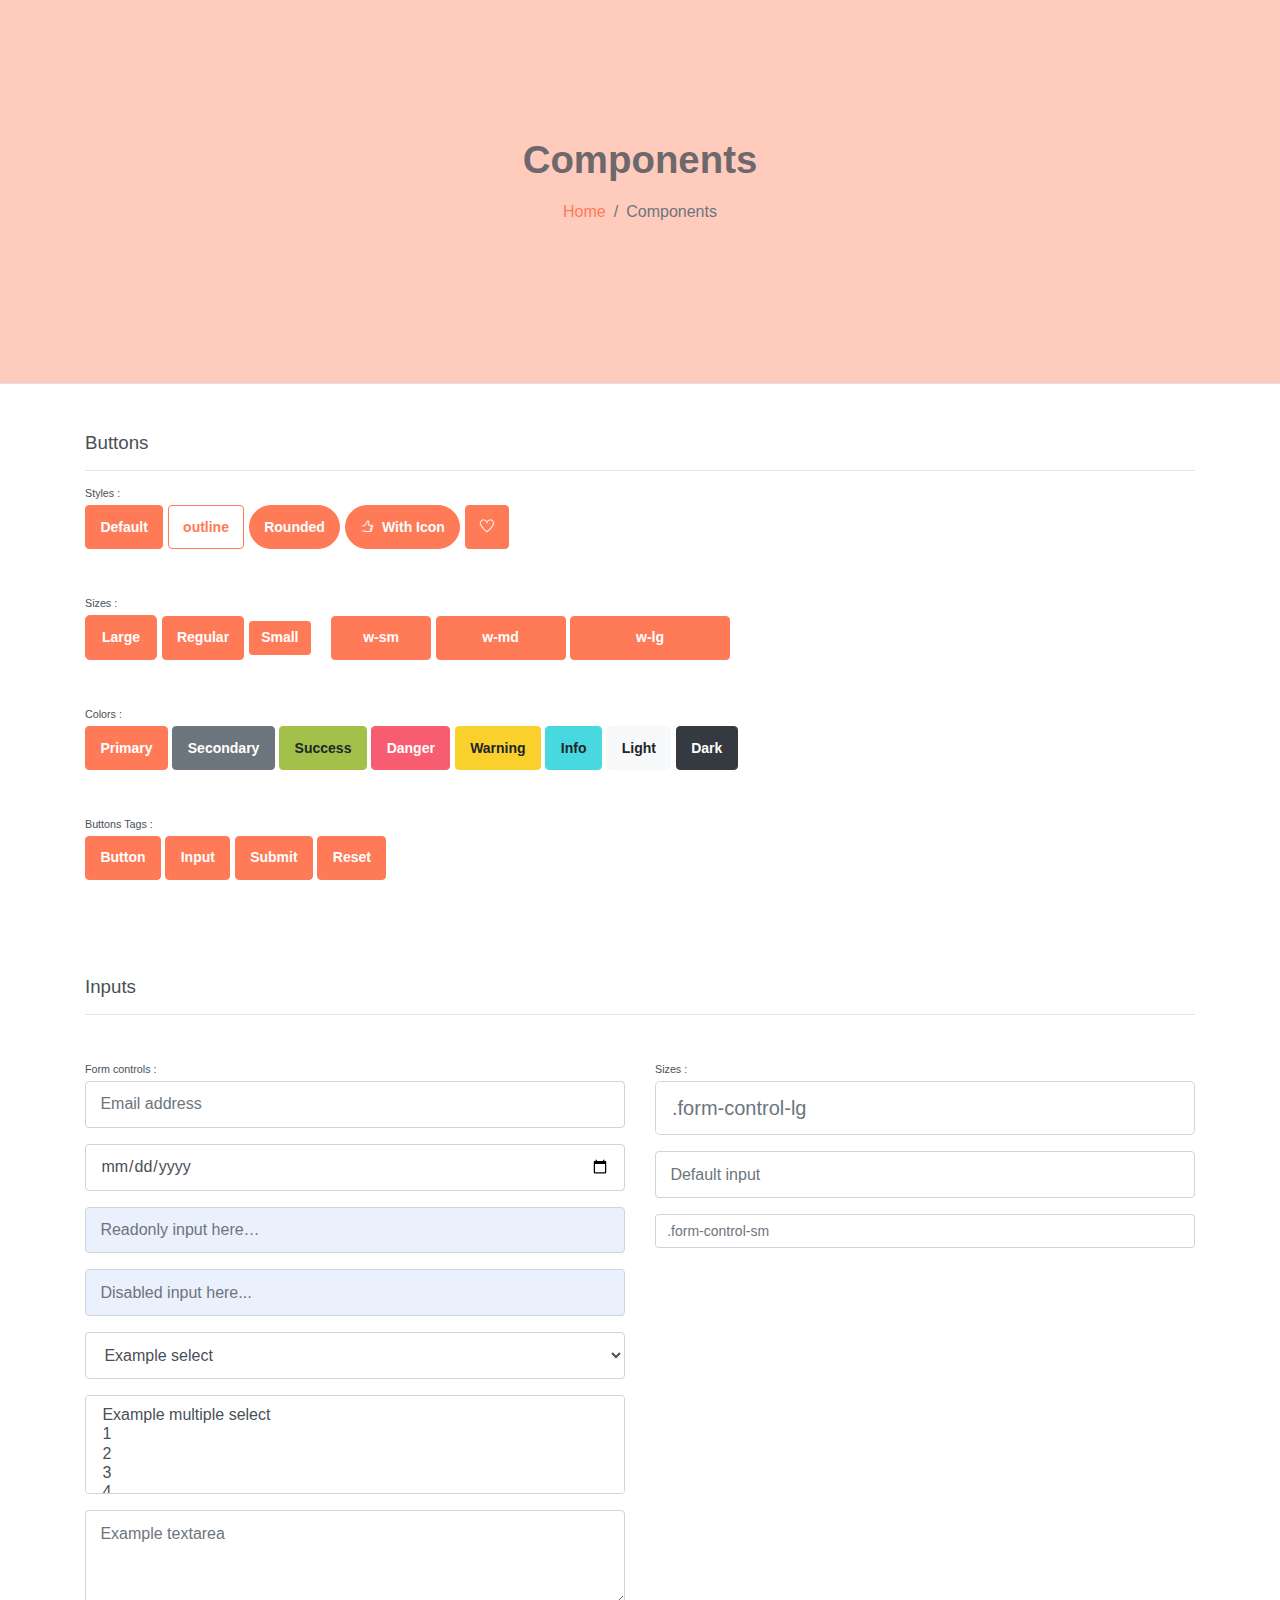
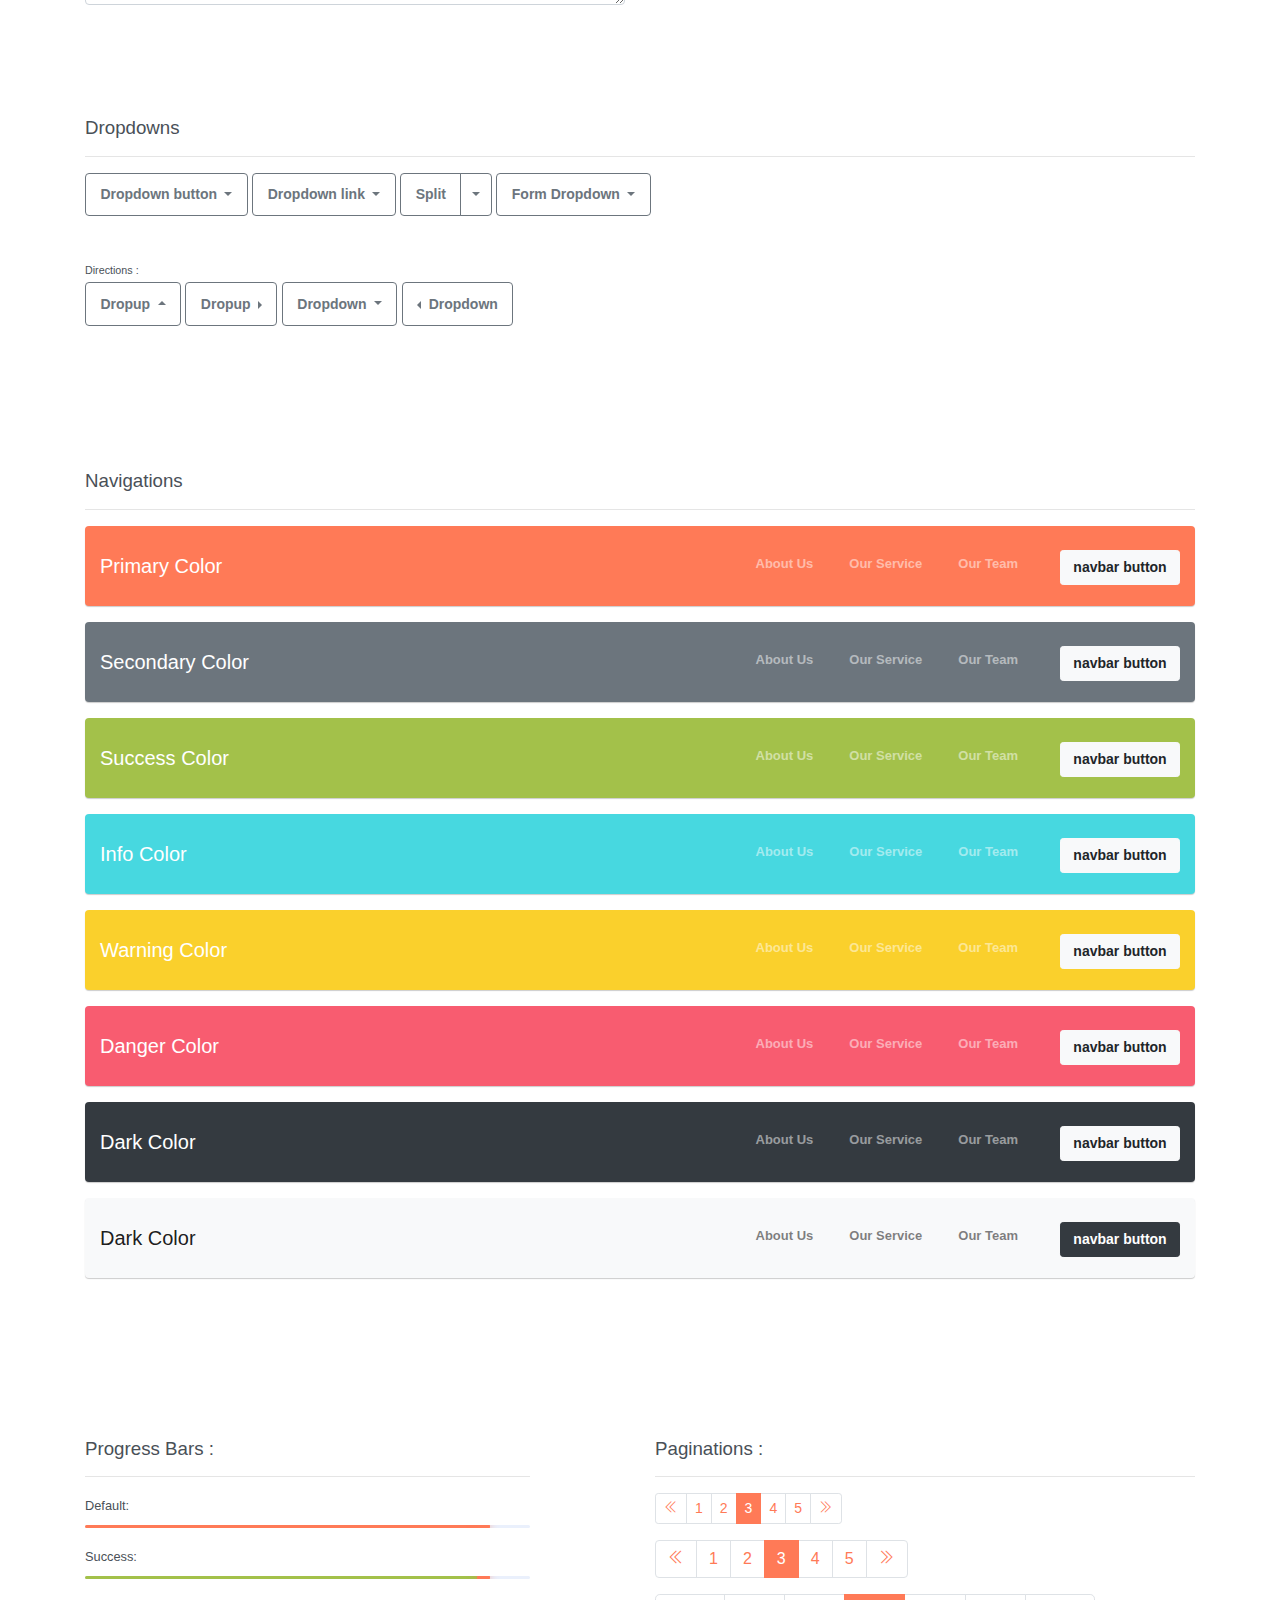
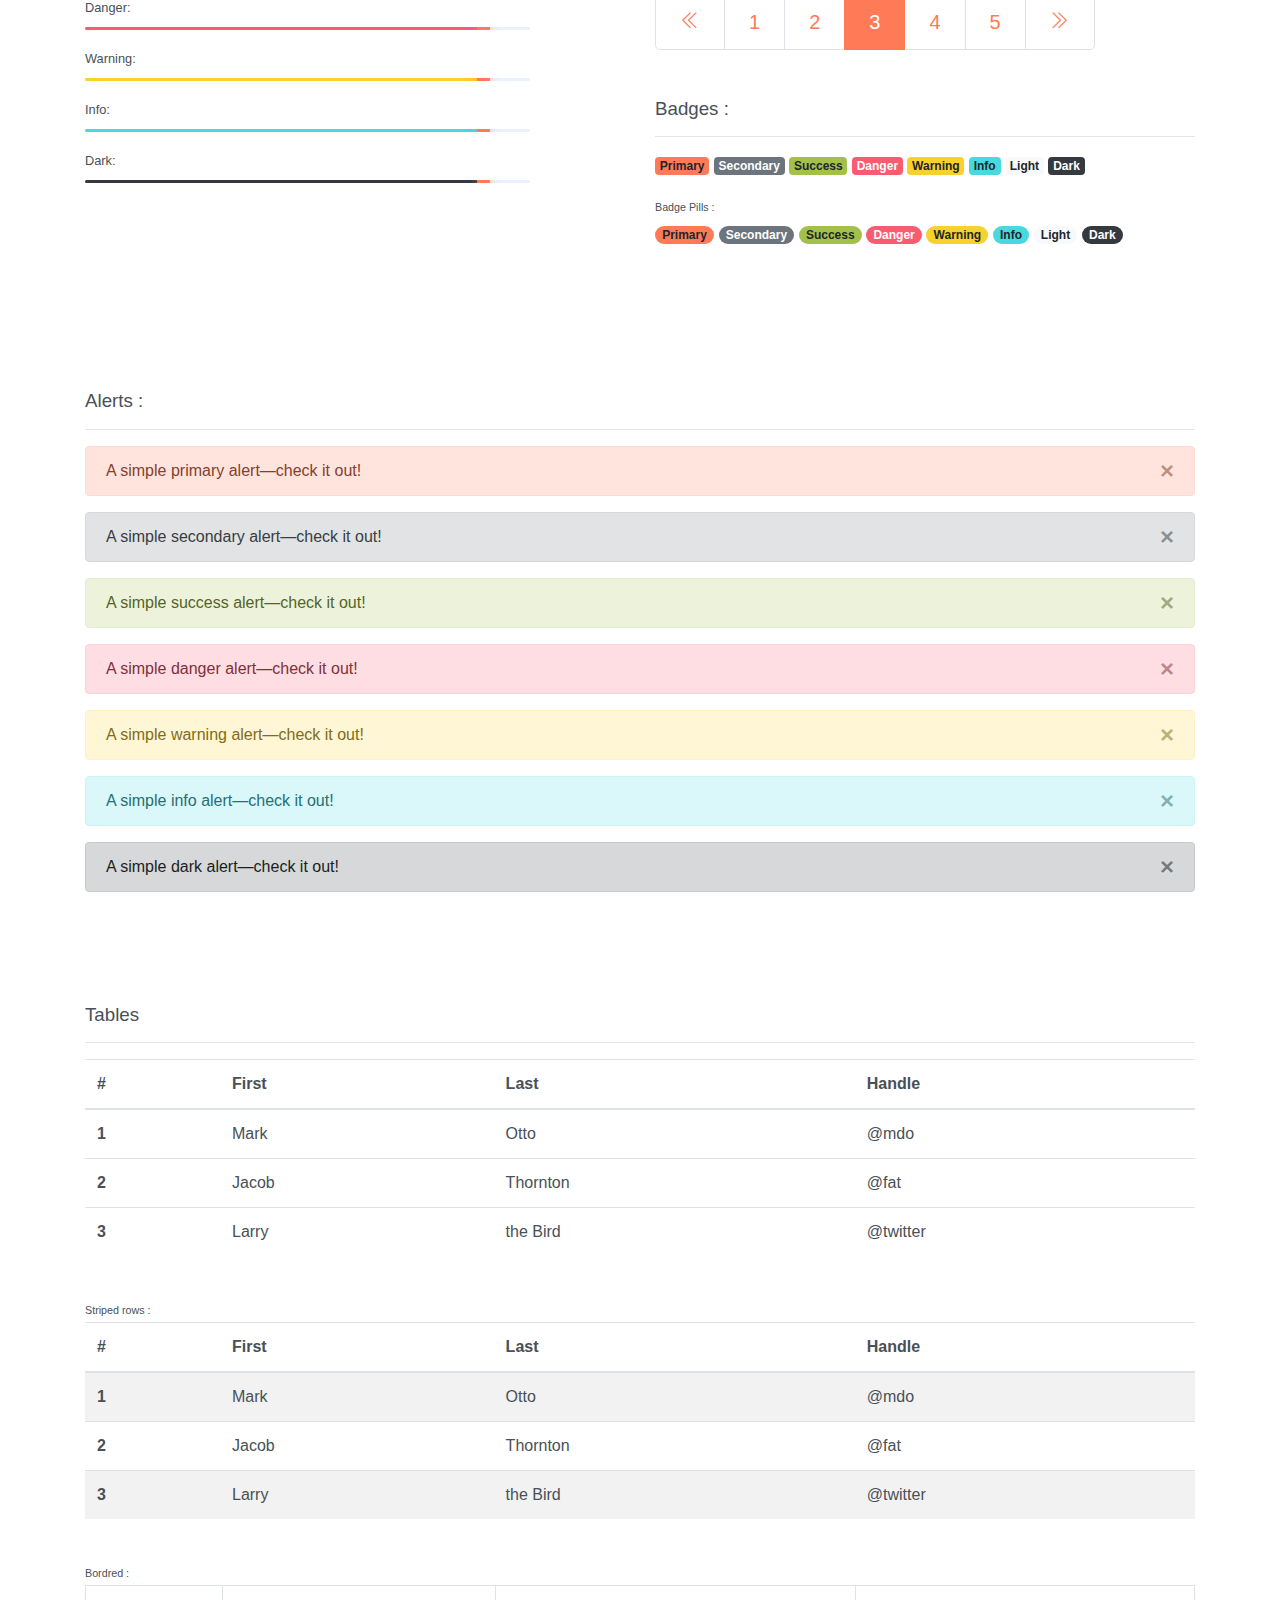
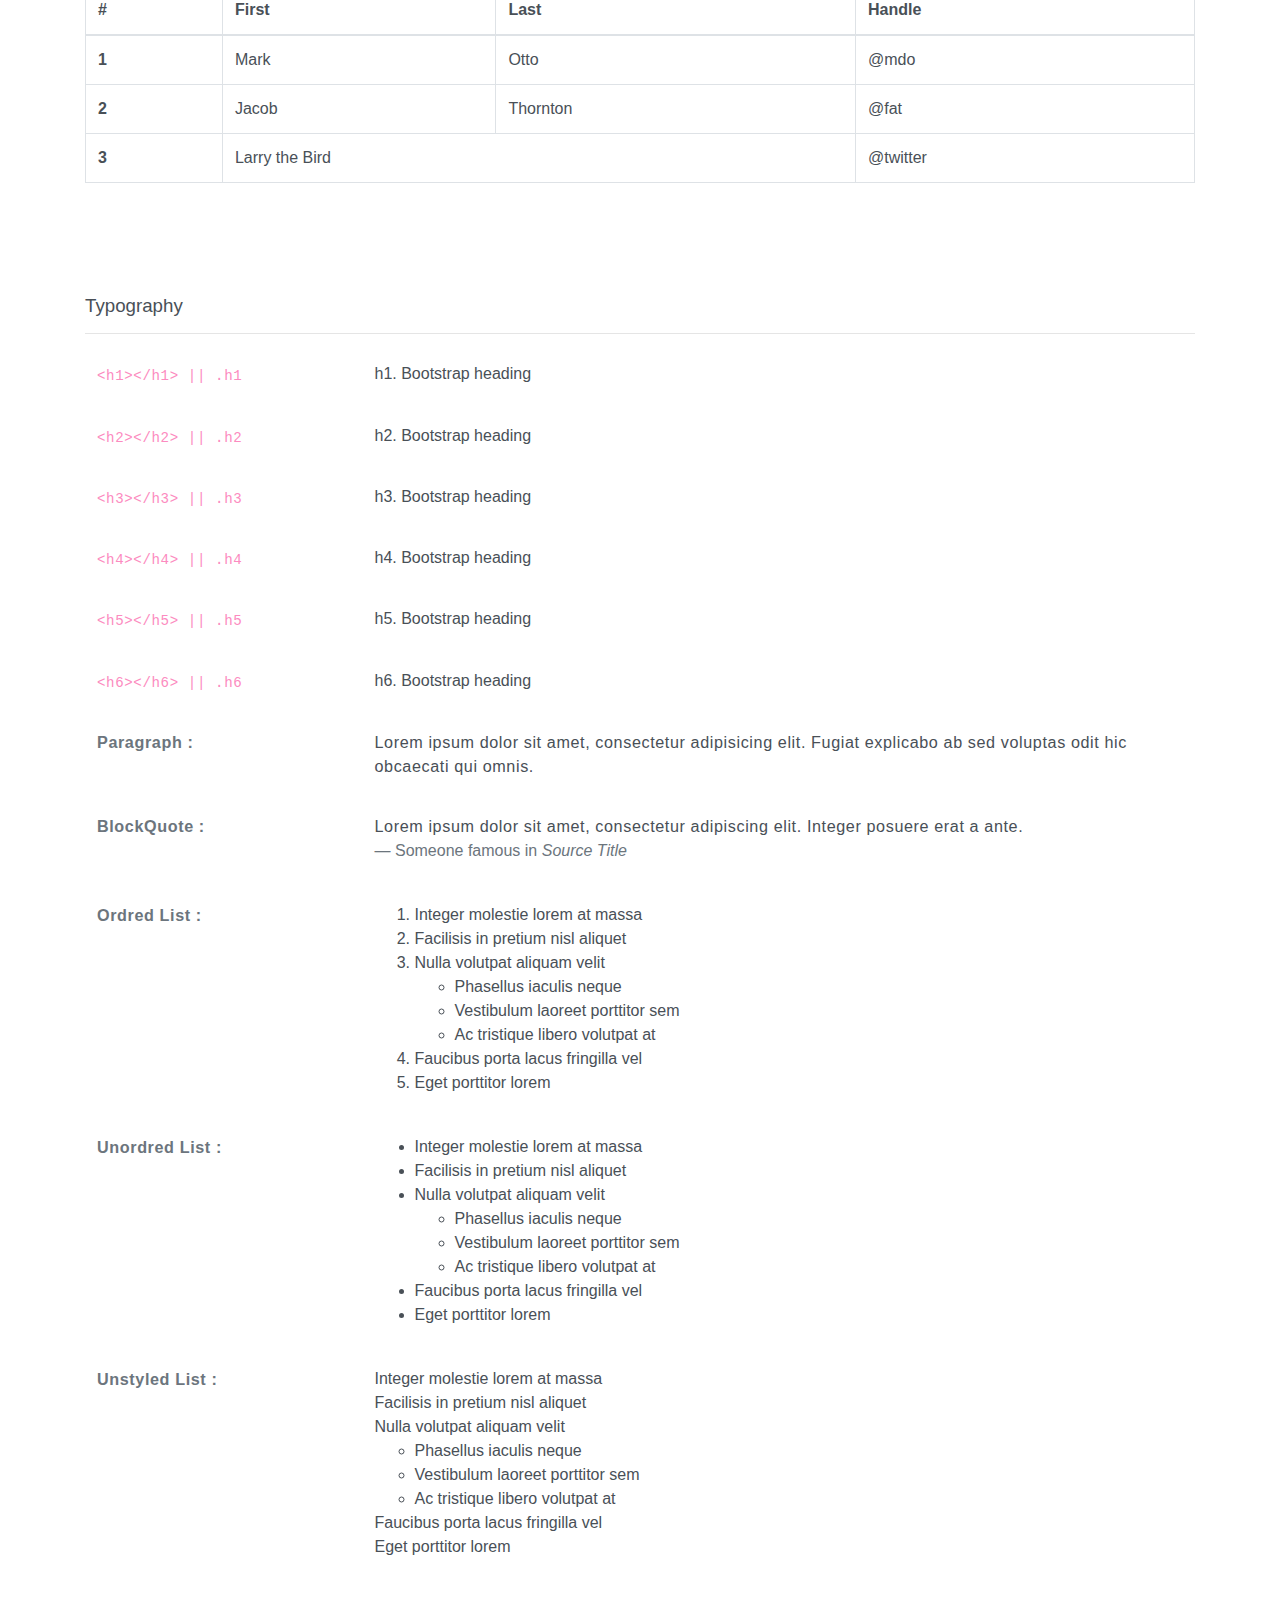
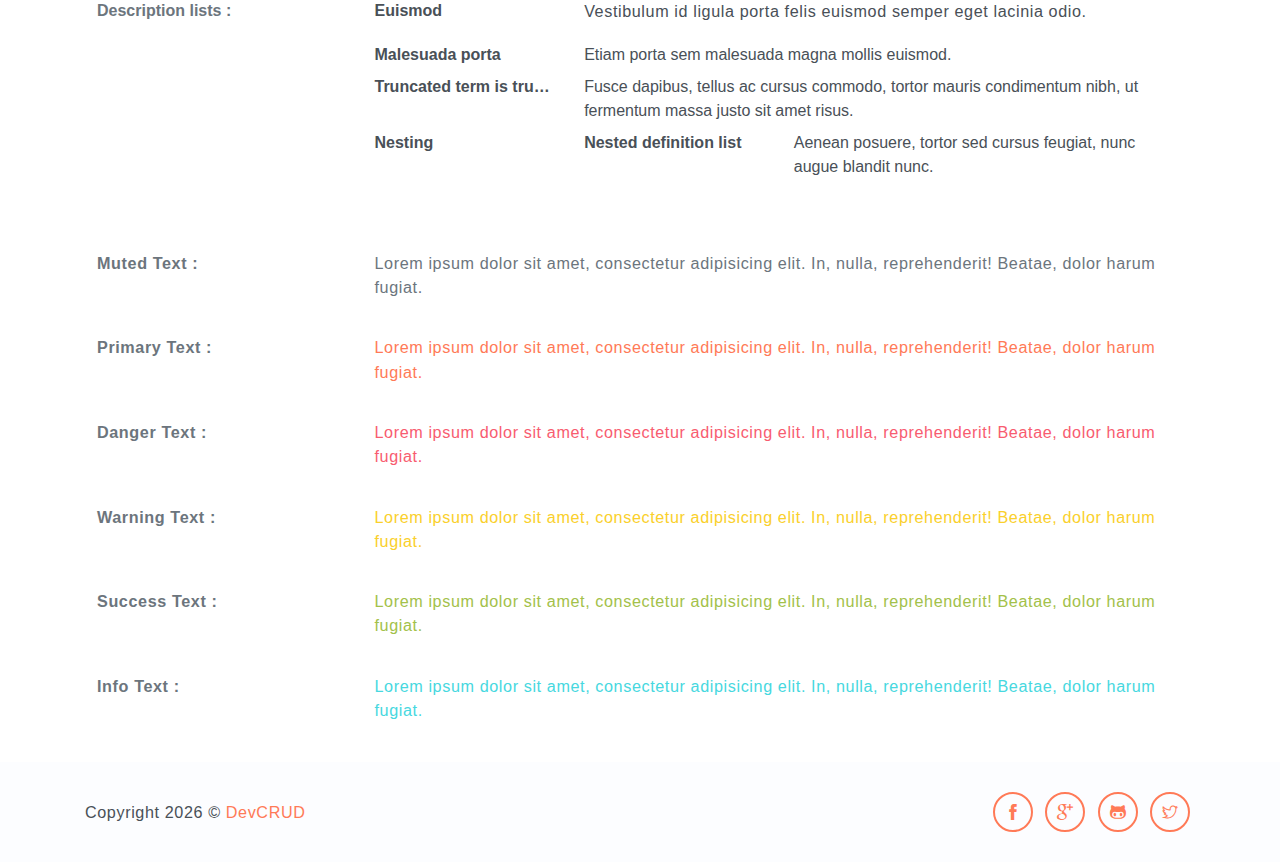
<file: portfolio1/public_html/components.html>
<!DOCTYPE html>
<html lang="en">
<head>
   <meta charset="utf-8">
   <meta name="viewport" content="width=device-width, initial-scale=1, shrink-to-fit=no">
   <meta name="description" content="Start your development with Steller landing page.">
   <meta name="author" content="Devcrud">
   <title>Steller | Components</title>
   <!-- font icons -->
   <link rel="stylesheet" href="assets/vendors/themify-icons/css/themify-icons.css">
   <!-- Bootstrap + Steller  -->
   <link rel="stylesheet" href="assets/css/steller.css">
</head>
<body>

   <!-- Page Header -->
   <header class="header header-mini"> 
      <div class="header-title">Components</div> 
      <nav aria-label="breadcrumb">
         <ol class="breadcrumb">
            <li class="breadcrumb-item"><a href="/">Home</a></li>
            <li class="breadcrumb-item active" aria-current="page">Components</li>
         </ol>
      </nav>
   </header> <!-- End Of Page Header -->

   <!-- main content -->
   <div class="container">

      <!-- Buttons -->
      <h3 class="mt-5">Buttons</h3>
      <hr>
      <h6 class="section-secondary-title">Styles :</h6>
      <button class="btn btn-primary">Default</button>
      <button class="btn btn-outline-primary">outline</button>
      <button class="btn btn-primary rounded">Rounded</button>
      <button class="btn btn-primary rounded"><i class="ti-thumb-up pr-1"></i> With Icon</button>
      <button class="btn btn-primary circle"><i class="ti-heart"></i></button>

      <h6 class="section-secondary-title mt-5">Sizes :</h6>
      <button class="btn btn-primary btn-lg">Large</button>
      <button class="btn btn-primary ">Regular</button>
      <button class="btn btn-primary btn-sm">Small</button>
      <button class="btn btn-primary w-sm ml-3">w-sm</button>
      <button class="btn btn-primary w-md">w-md</button>
      <button class="btn btn-primary w-lg">w-lg</button>

      <h6 class="section-secondary-title mt-5">Colors :</h6>          
      <button type="button" class="btn btn-primary">Primary</button>
      <button type="button" class="btn btn-secondary">Secondary</button>
      <button type="button" class="btn btn-success">Success</button>
      <button type="button" class="btn btn-danger">Danger</button>
      <button type="button" class="btn btn-warning">Warning</button>
      <button type="button" class="btn btn-info">Info</button>
      <button type="button" class="btn btn-light">Light</button>
      <button type="button" class="btn btn-dark">Dark</button>

      <h6 class="section-secondary-title mt-5">Buttons Tags :</h6>
      <button class="btn btn-primary" type="submit">Button</button>
      <input class="btn btn-primary" type="button" value="Input">
      <input class="btn btn-primary" type="submit" value="Submit">
      <input class="btn btn-primary" type="reset" value="Reset">
      
      <!-- devider -->
      <div class="py-5"></div>

      <!-- Inputs -->
      <h3>Inputs</h3>
      <hr>
      <div class="row mt-5">
         <div class="col-md-6">
            <h6 class="section-secondary-title">Form controls :</h6>        
            <div class="form-group">
               <input type="email" class="form-control" id="exampleFormControlInput1" placeholder="Email address">
            </div>
            <div class="form-group">
               <input type="date" class="form-control" id="exampleFormControlInput1" placeholder="Date">
            </div>
            <div class="form-group">
               <input class="form-control" type="text" placeholder="Readonly input here…" readonly>
            </div>
            <div class="form-group">
               <input class="form-control" id="disabledInput" type="text" placeholder="Disabled input here..." disabled>
            </div>
            <div class="form-group">
               <select class="form-control" id="exampleFormControlSelect1">
                  <option>Example select</option>
                  <option>1</option>
                  <option>2</option>
                  <option>3</option>
                  <option>4</option>
                  <option>5</option>
               </select>
            </div>
            <div class="form-group">
               <select multiple class="form-control" id="exampleFormControlSelect2">
                  <option>Example multiple select</option>
                  <option>1</option>
                  <option>2</option>
                  <option>3</option>
                  <option>4</option>
                  <option>5</option>
               </select>
            </div>
            <div class="form-group">
               <textarea class="form-control" id="exampleFormControlTextarea1" rows="3" placeholder="Example textarea"></textarea>
            </div>
         </div>
         <div class="col-md-6">
            <h6 class="section-secondary-title">Sizes :</h6>    
            <div class="form-group">
               <input class="form-control form-control-lg" type="text" placeholder=".form-control-lg">             
            </div>
            <div class="form-group">
               <input class="form-control" type="text" placeholder="Default input">
            </div>
            <div class="form-group">
               <input class="form-control form-control-sm" type="text" placeholder=".form-control-sm"> 
            </div>
         </div>
      </div> <!-- end of inputs -->   

      <!-- devider -->
      <div class="py-5"></div>             

      <!-- Dropdowns -->
      <h3 class="components-section-title font-weight-normal">Dropdowns</h3>
      <hr>
      <div class="dropdown d-inline-block">
         <button class="btn btn-outline-secondary dropdown-toggle" type="button" id="dropdownMenuButton" data-toggle="dropdown" aria-haspopup="true" aria-expanded="false">
         Dropdown button
         </button>
         <div class="dropdown-menu" aria-labelledby="dropdownMenuButton">
         <a class="dropdown-item" href="#">Action</a>
         <a class="dropdown-item" href="#">Another action</a>
         <a class="dropdown-item" href="#">Something else here</a>
         </div>
      </div>
      <div class="dropdown d-inline-block">
         <a class="btn btn-outline-secondary dropdown-toggle" href="#" role="button" id="dropdownMenuLink" data-toggle="dropdown" aria-haspopup="true" aria-expanded="false">
            Dropdown link
         </a>
         <div class="dropdown-menu" aria-labelledby="dropdownMenuLink">
            <a class="dropdown-item" href="#">Action</a>
            <a class="dropdown-item" href="#">Another action</a>
            <a class="dropdown-item" href="#">Something else here</a>
         </div>
      </div>
      <div class="btn-group">
         <button type="button" class="btn btn-outline-secondary">Split</button>
         <button type="button" class="btn btn-outline-secondary dropdown-toggle dropdown-toggle-split" data-toggle="dropdown" aria-haspopup="true" aria-expanded="false">
         <span class="sr-only">Toggle Dropdown</span>
         </button>
         <div class="dropdown-menu">
            <a class="dropdown-item" href="#">Action</a>
            <a class="dropdown-item" href="#">Another action</a>
            <a class="dropdown-item" href="#">Something else here</a>
            <div class="dropdown-divider"></div>
            <a class="dropdown-item" href="#">Separated link</a>
         </div>
      </div>
      <div class="btn-group">
         <button class="btn btn-outline-secondary dropdown-toggle" type="button" id="dropdownMenuButton" data-toggle="dropdown" aria-haspopup="true" aria-expanded="false">
            Form Dropdown
         </button>
         <div class="dropdown-menu form">
            <form class="px-4 py-3">
               <div class="form-group">
                  <input type="email" class="form-control" id="exampleDropdownFormEmail1" placeholder="email@example.com">
               </div>
               <div class="form-group">
                  <input type="password" class="form-control" id="exampleDropdownFormPassword1" placeholder="Password">
               </div>
               <div class="form-check mb-3">
                  <input type="checkbox" class="form-check-input" id="dropdownCheck">
                  <label class="form-check-label" for="dropdownCheck">
                     Remember me
                  </label>
               </div>
               <button type="submit" class="btn btn-primary btn-block">Sign in</button>
            </form>
            <div class="dropdown-divider"></div>
            <a class="dropdown-item" href="#"><small>New around here? Sign up</small></a>
            <a class="dropdown-item" href="#"><small>Forgot password?</small></a>
         </div>
      </div>       
      <h6 class="section-secondary-title mt-5">Directions :</h6>  
      <div class="btn-group dropup">
         <button type="button" class="btn btn-outline-secondary dropdown-toggle" data-toggle="dropdown" aria-haspopup="true" aria-expanded="false">
            Dropup
         </button>
         <div class="dropdown-menu">
            <a class="dropdown-item" href="#">Action</a>
            <a class="dropdown-item" href="#">Another action</a>
            <a class="dropdown-item" href="#">Something else here</a>
            <div class="dropdown-divider"></div>
            <a class="dropdown-item" href="#">Separated link</a>
         </div>
      </div>
      <div class="btn-group dropright">
         <button type="button" class="btn btn-outline-secondary dropdown-toggle" data-toggle="dropdown" aria-haspopup="true" aria-expanded="false">
            Dropup
         </button>
         <div class="dropdown-menu">
            <a class="dropdown-item" href="#">Action</a>
            <a class="dropdown-item" href="#">Another action</a>
            <a class="dropdown-item" href="#">Something else here</a>
            <div class="dropdown-divider"></div>
            <a class="dropdown-item" href="#">Separated link</a>
         </div>
      </div>
      <div class="btn-group">
         <button type="button" class="btn btn-outline-secondary dropdown-toggle" data-toggle="dropdown" aria-haspopup="true" aria-expanded="false">
            Dropdown
         </button>
         <div class="dropdown-menu">
            <a class="dropdown-item" href="#">Action</a>
            <a class="dropdown-item" href="#">Another action</a>
            <a class="dropdown-item" href="#">Something else here</a>
            <div class="dropdown-divider"></div>
            <a class="dropdown-item" href="#">Separated link</a>
         </div>
      </div>
      <div class="btn-group dropleft">
         <button type="button" class="btn btn-outline-secondary dropdown-toggle" data-toggle="dropdown" aria-haspopup="true" aria-expanded="false">
            Dropdown
         </button>
         <div class="dropdown-menu">
            <a class="dropdown-item" href="#">Action</a>
            <a class="dropdown-item" href="#">Another action</a>
            <a class="dropdown-item" href="#">Something else here</a>
            <div class="dropdown-divider"></div>
            <a class="dropdown-item" href="#">Separated link</a>
         </div>
      </div> <!-- end of Dropdowns -->  

      <!-- devider -->
      <div class="py-5"></div>   

      <!-- navbars -->
      <h3 class="components-section-title font-weight-normal mt-5">Navigations</h3>
      <hr>
      <nav class="navbar navbar-expand-sm navbar-dark bg-primary rounded shadow mb-3">
         <div class="container">
            <a class="navbar-brand" href="#">Primary Color</a>
            <button class="navbar-toggler ml-auto" type="button" data-toggle="collapse" data-target="#navbarSupportedContent" aria-controls="navbarSupportedContent" aria-expanded="false" aria-label="Toggle navigation">
            <span class="navbar-toggler-icon"></span>
            </button>
            <div class="collapse navbar-collapse" id="navbarSupportedContent">
               <ul class="navbar-nav ml-auto"> 
                  <li class="nav-item">
                     <a class="nav-link" href="#about">About Us</a>
                  </li>
                  <li class="nav-item">
                     <a class="nav-link" href="#service">Our Service</a>
                  </li>
                  <li class="nav-item">
                     <a class="nav-link" href="#team">Our Team</a>
                  </li>
                  <li class="nav-item">
                     <a href="#book-table" class="ml-4 mt-1 btn btn-light btn-sm">navbar button</a>
                  </li>
               </ul>                       
            </div>
         </div>
      </nav>
      <nav class="navbar navbar-expand-sm navbar-dark bg-secondary rounded shadow mb-3">
         <div class="container">
            <a class="navbar-brand" href="#">Secondary Color</a>
            <button class="navbar-toggler ml-auto" type="button" data-toggle="collapse" data-target="#navbarSupportedContent" aria-controls="navbarSupportedContent" aria-expanded="false" aria-label="Toggle navigation">
            <span class="navbar-toggler-icon"></span>
            </button>
            <div class="collapse navbar-collapse" id="navbarSupportedContent">
               <ul class="navbar-nav ml-auto"> 
                  <li class="nav-item">
                     <a class="nav-link" href="#about">About Us</a>
                  </li>
                  <li class="nav-item">
                     <a class="nav-link" href="#service">Our Service</a>
                  </li>
                  <li class="nav-item">
                     <a class="nav-link" href="#team">Our Team</a>
                  </li>
                  <li class="nav-item">
                     <a href="#book-table" class="ml-4 mt-1 btn btn-light btn-sm">navbar button</a>
                  </li>
               </ul>                       
            </div>
         </div>
      </nav>
      <nav class="navbar navbar-expand-sm navbar-dark bg-success rounded shadow mb-3">
         <div class="container">
            <a class="navbar-brand" href="#">Success Color</a>
            <button class="navbar-toggler ml-auto" type="button" data-toggle="collapse" data-target="#navbarSupportedContent" aria-controls="navbarSupportedContent" aria-expanded="false" aria-label="Toggle navigation">
            <span class="navbar-toggler-icon"></span>
            </button>
            <div class="collapse navbar-collapse" id="navbarSupportedContent">
               <ul class="navbar-nav ml-auto"> 
                  <li class="nav-item">
                     <a class="nav-link" href="#about">About Us</a>
                  </li>
                  <li class="nav-item">
                     <a class="nav-link" href="#service">Our Service</a>
                  </li>
                  <li class="nav-item">
                     <a class="nav-link" href="#team">Our Team</a>
                  </li>
                  <li class="nav-item">
                     <a href="#book-table" class="ml-4 mt-1 btn btn-light btn-sm">navbar button</a>
                  </li>
               </ul>                       
            </div>
         </div>
      </nav>
      <nav class="navbar navbar-expand-sm navbar-dark bg-info rounded shadow mb-3">
         <div class="container">
            <a class="navbar-brand" href="#">Info Color</a>
            <button class="navbar-toggler ml-auto" type="button" data-toggle="collapse" data-target="#navbarSupportedContent" aria-controls="navbarSupportedContent" aria-expanded="false" aria-label="Toggle navigation">
            <span class="navbar-toggler-icon"></span>
            </button>
            <div class="collapse navbar-collapse" id="navbarSupportedContent">
               <ul class="navbar-nav ml-auto"> 
                  <li class="nav-item">
                     <a class="nav-link" href="#about">About Us</a>
                  </li>
                  <li class="nav-item">
                     <a class="nav-link" href="#service">Our Service</a>
                  </li>
                  <li class="nav-item">
                     <a class="nav-link" href="#team">Our Team</a>
                  </li>
                  <li class="nav-item">
                     <a href="#book-table" class="ml-4 mt-1 btn btn-light btn-sm">navbar button</a>
                  </li>
               </ul>                       
            </div>
         </div>
      </nav>
      <nav class="navbar navbar-expand-sm navbar-dark bg-warning rounded shadow mb-3">
         <div class="container">
            <a class="navbar-brand" href="#">Warning Color</a>
            <button class="navbar-toggler ml-auto" type="button" data-toggle="collapse" data-target="#navbarSupportedContent" aria-controls="navbarSupportedContent" aria-expanded="false" aria-label="Toggle navigation">
            <span class="navbar-toggler-icon"></span>
            </button>
            <div class="collapse navbar-collapse" id="navbarSupportedContent">
               <ul class="navbar-nav ml-auto"> 
                  <li class="nav-item">
                     <a class="nav-link" href="#about">About Us</a>
                  </li>
                  <li class="nav-item">
                     <a class="nav-link" href="#service">Our Service</a>
                  </li>
                  <li class="nav-item">
                     <a class="nav-link" href="#team">Our Team</a>
                  </li>
                  <li class="nav-item">
                     <a href="#book-table" class="ml-4 mt-1 btn btn-light btn-sm">navbar button</a>
                  </li>
               </ul>                       
            </div>
         </div>
      </nav>
      <nav class="navbar navbar-expand-sm navbar-dark bg-danger rounded shadow mb-3">
         <div class="container">
            <a class="navbar-brand" href="#">Danger Color</a>
            <button class="navbar-toggler ml-auto" type="button" data-toggle="collapse" data-target="#navbarSupportedContent" aria-controls="navbarSupportedContent" aria-expanded="false" aria-label="Toggle navigation">
            <span class="navbar-toggler-icon"></span>
            </button>
            <div class="collapse navbar-collapse" id="navbarSupportedContent">
               <ul class="navbar-nav ml-auto"> 
                  <li class="nav-item">
                     <a class="nav-link" href="#about">About Us</a>
                  </li>
                  <li class="nav-item">
                     <a class="nav-link" href="#service">Our Service</a>
                  </li>
                  <li class="nav-item">
                     <a class="nav-link" href="#team">Our Team</a>
                  </li>
                  <li class="nav-item">
                     <a href="#book-table" class="ml-4 mt-1 btn btn-light btn-sm">navbar button</a>
                  </li>
               </ul>                       
            </div>
         </div>
      </nav>
      <nav class="navbar navbar-expand-sm navbar-dark bg-dark rounded shadow mb-3">
         <div class="container">
            <a class="navbar-brand" href="#">Dark Color</a>
            <button class="navbar-toggler ml-auto" type="button" data-toggle="collapse" data-target="#navbarSupportedContent" aria-controls="navbarSupportedContent" aria-expanded="false" aria-label="Toggle navigation">
            <span class="navbar-toggler-icon"></span>
            </button>
            <div class="collapse navbar-collapse" id="navbarSupportedContent">
               <ul class="navbar-nav ml-auto"> 
                  <li class="nav-item">
                     <a class="nav-link" href="#about">About Us</a>
                  </li>
                  <li class="nav-item">
                     <a class="nav-link" href="#service">Our Service</a>
                  </li>
                  <li class="nav-item">
                     <a class="nav-link" href="#team">Our Team</a>
                  </li>
                  <li class="nav-item">
                     <a href="#book-table" class="ml-4 mt-1 btn btn-light btn-sm">navbar button</a>
                  </li>
               </ul>                       
            </div>
         </div>
      </nav>
      <nav class="navbar navbar-expand-sm navbar-light bg-light rounded shadow mb-3">
         <div class="container">
            <a class="navbar-brand" href="#">Dark Color</a>
            <button class="navbar-toggler ml-auto" type="button" data-toggle="collapse" data-target="#navbarSupportedContent" aria-controls="navbarSupportedContent" aria-expanded="false" aria-label="Toggle navigation">
            <span class="navbar-toggler-icon"></span>
            </button>
            <div class="collapse navbar-collapse" id="navbarSupportedContent">
               <ul class="navbar-nav ml-auto"> 
                  <li class="nav-item">
                     <a class="nav-link" href="#about">About Us</a>
                  </li>
                  <li class="nav-item">
                     <a class="nav-link" href="#service">Our Service</a>
                  </li>
                  <li class="nav-item">
                     <a class="nav-link" href="#team">Our Team</a>
                  </li>
                  <li class="nav-item">
                     <a href="#book-table" class="ml-4 mt-1 btn btn-dark btn-sm">navbar button</a>
                  </li>
               </ul>                       
            </div>
         </div>
      </nav>
      <!-- End of navbars -->

      <!-- devider -->
      <div class="py-5"></div>   
      
      <!-- progress bars -->
      <div class="row justify-content-between">
         <div class="col-md-5">
            <h3 class="components-section-title font-weight-normal mt-5">Progress Bars :</h3>
            <hr>
            <small>Default: </small>
            <div class="progress mt-2 mb-3">
               <div class="progress-bar" role="progressbar" style="width: 90%" aria-valuenow="25" aria-valuemin="0" aria-valuemax="100"><span>90%</span></div>
            </div>
            <small>Success:</small>
            <div class="progress mt-2 mb-3">
               <div class="progress-bar bg-success" role="progressbar" style="width: 90%" aria-valuenow="25" aria-valuemin="0" aria-valuemax="100"><span>90%</span></div>
            </div>
            <small>Danger:</small>
            <div class="progress mt-2 mb-3">
               <div class="progress-bar bg-danger" role="progressbar" style="width: 90%" aria-valuenow="25" aria-valuemin="0" aria-valuemax="100"><span>90%</span></div>
            </div>
            <small>Warning:</small>
            <div class="progress mt-2 mb-3">
               <div class="progress-bar bg-warning" role="progressbar" style="width: 90%" aria-valuenow="25" aria-valuemin="0" aria-valuemax="100"><span>90%</span></div>
            </div>
            <small>Info:</small>
            <div class="progress mt-2 mb-3">
               <div class="progress-bar bg-info" role="progressbar" style="width: 90%" aria-valuenow="25" aria-valuemin="0" aria-valuemax="100"><span>90%</span></div>
            </div>
            <small>Dark:</small>
            <div class="progress mt-2 mb-3">
               <div class="progress-bar bg-dark" role="progressbar" style="width: 90%" aria-valuenow="25" aria-valuemin="0" aria-valuemax="100"><span>90%</span></div>
            </div>
         </div>
         <div class="col-md-6">
            <h3 class="components-section-title font-weight-normal mt-5">Paginations :</h3>
            <hr>
            <nav aria-label="Page navigation example">
               <ul class="pagination pagination-sm">
                  <li class="page-item"><a class="page-link" href="#"><i class="ti-angle-double-left"></i></a></li>
                  <li class="page-item"><a class="page-link" href="#">1</a></li>
                  <li class="page-item"><a class="page-link" href="#">2</a></li>
                  <li class="page-item active"><a class="page-link" href="#">3</a></li>
                  <li class="page-item"><a class="page-link" href="#">4</a></li>
                  <li class="page-item"><a class="page-link" href="#">5</a></li>
                  <li class="page-item"><a class="page-link" href="#"><i class="ti-angle-double-right"></i></a></li>
               </ul>
            </nav>
            <nav aria-label="Page navigation example">
               <ul class="pagination">
               <li class="page-item"><a class="page-link" href="#"><i class="ti-angle-double-left"></i></a></li>
                  <li class="page-item"><a class="page-link" href="#">1</a></li>
                  <li class="page-item"><a class="page-link" href="#">2</a></li>
                  <li class="page-item active"><a class="page-link" href="#">3</a></li>
                  <li class="page-item"><a class="page-link" href="#">4</a></li>
                  <li class="page-item"><a class="page-link" href="#">5</a></li>
                  <li class="page-item"><a class="page-link" href="#"><i class="ti-angle-double-right"></i></a></li>
               </ul>
            </nav>
            <nav aria-label="Page navigation example">
               <ul class="pagination pagination-lg">
                  <li class="page-item"><a class="page-link" href="#"><i class="ti-angle-double-left"></i></a></li>
                  <li class="page-item"><a class="page-link" href="#">1</a></li>
                  <li class="page-item"><a class="page-link" href="#">2</a></li>
                  <li class="page-item active"><a class="page-link" href="#">3</a></li>
                  <li class="page-item"><a class="page-link" href="#">4</a></li>
                  <li class="page-item"><a class="page-link" href="#">5</a></li>
                  <li class="page-item"><a class="page-link" href="#"><i class="ti-angle-double-right"></i></a></li>
               </ul>
            </nav>

            <!-- Badges -->
            <h3 class="components-section-title font-weight-normal mt-5">Badges :</h3>
            <hr>
            <span class="badge badge-primary">Primary</span>
            <span class="badge badge-secondary">Secondary</span>
            <span class="badge badge-success">Success</span>
            <span class="badge badge-danger">Danger</span>
            <span class="badge badge-warning">Warning</span>
            <span class="badge badge-info">Info</span>
            <span class="badge badge-light">Light</span>
            <span class="badge badge-dark">Dark</span>
            <h6 class="section-secondary-title mt-4 mb-2">Badge Pills :</h6>
            <span class="badge badge-pill badge-primary">Primary</span>
            <span class="badge badge-pill badge-secondary">Secondary</span>
            <span class="badge badge-pill badge-success">Success</span>
            <span class="badge badge-pill badge-danger">Danger</span>
            <span class="badge badge-pill badge-warning">Warning</span>
            <span class="badge badge-pill badge-info">Info</span>
            <span class="badge badge-pill badge-light">Light</span>
            <span class="badge badge-pill badge-dark">Dark</span>
         </div>
      </div> <!-- End of Progress bars -->

      <!-- devider -->
      <div class="py-5"></div>  

      <!-- Alerts -->
      <h3 class="components-section-title font-weight-normal mt-5">Alerts :</h3>
      <hr>
      <div class="alert alert-primary alert-dismissible fade show" role="alert">
         A simple primary alert—check it out!
         <button type="button" class="close" data-dismiss="alert" aria-label="Close">
            <span aria-hidden="true">&times;</span>
         </button>
      </div>
      <div class="alert alert-secondary alert-dismissible fade show" role="alert">
         A simple secondary alert—check it out!
         <button type="button" class="close" data-dismiss="alert" aria-label="Close">
            <span aria-hidden="true">&times;</span>
         </button>
      </div>
      <div class="alert alert-success alert-dismissible fade show" role="alert">
         A simple success alert—check it out!
         <button type="button" class="close" data-dismiss="alert" aria-label="Close">
            <span aria-hidden="true">&times;</span>
         </button>
      </div>
      <div class="alert alert-danger alert-dismissible fade show" role="alert">
         A simple danger alert—check it out!
         <button type="button" class="close" data-dismiss="alert" aria-label="Close">
            <span aria-hidden="true">&times;</span>
         </button>
      </div>
      <div class="alert alert-warning alert-dismissible fade show" role="alert">
         A simple warning alert—check it out!
         <button type="button" class="close" data-dismiss="alert" aria-label="Close">
            <span aria-hidden="true">&times;</span>
         </button>
      </div>
      <div class="alert alert-info alert-dismissible fade show" role="alert">
         A simple info alert—check it out!
         <button type="button" class="close" data-dismiss="alert" aria-label="Close">
            <span aria-hidden="true">&times;</span>
         </button>
      </div>
      <div class="alert alert-dark alert-dismissible fade show" role="alert">
         A simple dark alert—check it out!
         <button type="button" class="close" data-dismiss="alert" aria-label="Close">
            <span aria-hidden="true">&times;</span>
         </button>
      </div>
      <!-- end of alerts -->

      <!-- devider -->
      <div class="py-5"></div> 
   
      <!-- tables -->
      <h3 class="components-section-title">Tables</h3>
      <hr>
      <table class="table">
         <thead>
            <tr>
               <th scope="col">#</th>
               <th scope="col">First</th>
               <th scope="col">Last</th>
               <th scope="col">Handle</th>
            </tr>
         </thead>
         <tbody>
            <tr>
               <th scope="row">1</th>
               <td>Mark</td>
               <td>Otto</td>
               <td>@mdo</td>
            </tr>
            <tr>
               <th scope="row">2</th>
               <td>Jacob</td>
               <td>Thornton</td>
               <td>@fat</td>
            </tr>
            <tr>
               <th scope="row">3</th>
               <td>Larry</td>
               <td>the Bird</td>
               <td>@twitter</td>
            </tr>
         </tbody>
      </table>

      <h6 class="section-secondary-title mt-5">Striped rows :</h6>
      <table class="table table-striped">
         <thead>
            <tr>
               <th scope="col">#</th>
               <th scope="col">First</th>
               <th scope="col">Last</th>
               <th scope="col">Handle</th>
            </tr>
         </thead>
         <tbody>
            <tr>
               <th scope="row">1</th>
               <td>Mark</td>
               <td>Otto</td>
               <td>@mdo</td>
            </tr>
            <tr>
               <th scope="row">2</th>
               <td>Jacob</td>
               <td>Thornton</td>
               <td>@fat</td>
            </tr>
            <tr>
               <th scope="row">3</th>
               <td>Larry</td>
               <td>the Bird</td>
               <td>@twitter</td>
            </tr>
         </tbody>
      </table>

      <h6 class="section-secondary-title mt-5">Bordred :</h6>
      <table class="table table-bordered">
         <thead>
            <tr>
               <th scope="col">#</th>
               <th scope="col">First</th>
               <th scope="col">Last</th>
               <th scope="col">Handle</th>
            </tr>
         </thead>
         <tbody>
            <tr>
               <th scope="row">1</th>
               <td>Mark</td>
               <td>Otto</td>
               <td>@mdo</td>
            </tr>
            <tr>
               <th scope="row">2</th>
               <td>Jacob</td>
               <td>Thornton</td>
               <td>@fat</td>
            </tr>
            <tr>
               <th scope="row">3</th>
               <td colspan="2">Larry the Bird</td>
               <td>@twitter</td>
            </tr>
         </tbody>
      </table>
      <!-- end of tables -->

      <!-- devider -->
      <div class="py-5"></div> 

      <!-- typography -->
      <h3 class="components-section-title">Typography</h3>
      <hr>
     
      <table class="table table-borderless v-align-center">
         <tbody>
            <tr>
               <td>
                  <p><code class="highlighter-rouge">&lt;h1&gt;&lt;/h1&gt; || .h1</code></p>
               </td>
               <td class="w-75"><span class="h1">h1. Bootstrap heading</span></td>
            </tr>
            <tr>
               <td>
                  <p><code class="highlighter-rouge">&lt;h2&gt;&lt;/h2&gt; || .h2</code></p>
               </td>
               <td><span class="h2">h2. Bootstrap heading</span></td>
            </tr>
            <tr>
               <td>
                  <p><code class="highlighter-rouge">&lt;h3&gt;&lt;/h3&gt; || .h3</code></p>
               </td>
               <td><span class="h3">h3. Bootstrap heading</span></td>
            </tr>
            <tr>
               <td>
                  <p><code class="highlighter-rouge">&lt;h4&gt;&lt;/h4&gt; || .h4</code></p>
               </td>
               <td><span class="h4">h4. Bootstrap heading</span></td>
            </tr>
            <tr>
               <td>
                  <p><code class="highlighter-rouge">&lt;h5&gt;&lt;/h5&gt; || .h5</code></p>
               </td>
               <td><span class="h5">h5. Bootstrap heading</span></td>
            </tr>
            <tr>
               <td>
                  <p><code class="highlighter-rouge">&lt;h6&gt;&lt;/h6&gt; || .h6</code></p>
               </td>
               <td><span class="h6">h6. Bootstrap heading</span></td>
            </tr>
            <tr>
               <td>
                  <p class="font-weight-bold text-muted">Paragraph :</p>
               </td>
               <td><p>Lorem ipsum dolor sit amet, consectetur adipisicing elit. Fugiat explicabo ab sed voluptas odit hic obcaecati qui omnis.</p></td>
            </tr>
            <tr>
               <td>
                  <p class="font-weight-bold text-muted">BlockQuote :</p>
               </td>
               <td>
                  <blockquote class="blockquote">
                     <p class="mb-0">Lorem ipsum dolor sit amet, consectetur adipiscing elit. Integer posuere erat a ante.</p>
                     <footer class="blockquote-footer">Someone famous in <cite title="Source Title">Source Title</cite></footer>
                  </blockquote>
               </td>
            </tr>

            <tr>
               <td><p class="font-weight-bold text-muted">Ordred List :</p></td>
               <td>
                  <ol>
                     <li>Integer molestie lorem at massa</li>
                     <li>Facilisis in pretium nisl aliquet</li>
                     <li>Nulla volutpat aliquam velit
                        <ul>
                           <li>Phasellus iaculis neque</li>
                           <li>Vestibulum laoreet porttitor sem</li>
                           <li>Ac tristique libero volutpat at</li>
                        </ul>
                     </li>
                     <li>Faucibus porta lacus fringilla vel</li>
                     <li>Eget porttitor lorem</li>
                  </ol>
               </td>
            </tr>
            <tr>
               <td><p class="font-weight-bold text-muted">Unordred List :</p></td>
               <td>
                  <ul >
                     <li>Integer molestie lorem at massa</li>
                     <li>Facilisis in pretium nisl aliquet</li>
                     <li>Nulla volutpat aliquam velit
                        <ul>
                           <li>Phasellus iaculis neque</li>
                           <li>Vestibulum laoreet porttitor sem</li>
                           <li>Ac tristique libero volutpat at</li>
                        </ul>
                     </li>
                     <li>Faucibus porta lacus fringilla vel</li>
                     <li>Eget porttitor lorem</li>
                  </ul>
               </td>
            </tr>
            <tr>
               <td><p class="font-weight-bold text-muted">Unstyled List :</p></td>
               <td>
                  <ul class="list-unstyled">
                     <li>Integer molestie lorem at massa</li>
                     <li>Facilisis in pretium nisl aliquet</li>
                     <li>Nulla volutpat aliquam velit
                        <ul>
                           <li>Phasellus iaculis neque</li>
                           <li>Vestibulum laoreet porttitor sem</li>
                           <li>Ac tristique libero volutpat at</li>
                        </ul>
                     </li>
                     <li>Faucibus porta lacus fringilla vel</li>
                     <li>Eget porttitor lorem</li>
                  </ul>
               </td>
            </tr>
            <tr>
               <td class="font-weight-bold text-muted">Description lists : </td>
               <td>
                  <dl class="row">
                     <dt class="col-sm-3">Euismod</dt>
                     <dd class="col-sm-9">
                        <p>Vestibulum id ligula porta felis euismod semper eget lacinia odio.</p>
                     </dd>

                     <dt class="col-sm-3">Malesuada porta</dt>
                     <dd class="col-sm-9">Etiam porta sem malesuada magna mollis euismod.</dd>

                     <dt class="col-sm-3 text-truncate">Truncated term is truncated</dt>
                     <dd class="col-sm-9">Fusce dapibus, tellus ac cursus commodo, tortor mauris condimentum nibh, ut fermentum massa justo sit amet risus.</dd>

                     <dt class="col-sm-3">Nesting</dt>
                     <dd class="col-sm-9">
                        <dl class="row">
                           <dt class="col-sm-4">Nested definition list</dt>
                           <dd class="col-sm-8">Aenean posuere, tortor sed cursus feugiat, nunc augue blandit nunc.</dd>
                        </dl>
                     </dd>
                  </dl>
               </td>
            </tr>
            <tr>
               <td>
                  <p class="font-weight-bold text-muted">Muted Text :</p>
               </td>
               <td>
                  <p class="text-muted">Lorem ipsum dolor sit amet, consectetur adipisicing elit. In, nulla, reprehenderit! Beatae, dolor harum fugiat.</p>
               </td>
            </tr>
            <tr>
               <td>
                  <p class="font-weight-bold text-muted">Primary Text :</p>
               </td>
               <td>
                  <p class="text-primary">Lorem ipsum dolor sit amet, consectetur adipisicing elit. In, nulla, reprehenderit! Beatae, dolor harum fugiat.</p>
               </td>
            </tr>
            <tr>
               <td>
                  <p class="font-weight-bold text-muted">Danger Text :</p>
               </td>
               <td>
                  <p class="text-danger">Lorem ipsum dolor sit amet, consectetur adipisicing elit. In, nulla, reprehenderit! Beatae, dolor harum fugiat.</p>
               </td>
            </tr>
            <tr>
               <td>
                  <p class="font-weight-bold text-muted">Warning Text :</p>
               </td>
               <td>
                  <p class="text-warning">Lorem ipsum dolor sit amet, consectetur adipisicing elit. In, nulla, reprehenderit! Beatae, dolor harum fugiat.</p>
               </td>
            </tr>
            <tr>
               <td>
                  <p class="font-weight-bold text-muted">Success Text :</p>
               </td>
               <td>
                  <p class="text-success">Lorem ipsum dolor sit amet, consectetur adipisicing elit. In, nulla, reprehenderit! Beatae, dolor harum fugiat.</p>
               </td>
            </tr>
            <tr>
               <td>
                  <p class="font-weight-bold text-muted">Info Text :</p>
               </td>
               <td>
                  <p class="text-info">Lorem ipsum dolor sit amet, consectetur adipisicing elit. In, nulla, reprehenderit! Beatae, dolor harum fugiat.</p>
               </td>
            </tr>
         </tbody>
      </table>
   </div>
   <!-- end of typography -->

   <!-- Page Footer -->
    <footer class="page-footer">
        <div class="container">
            <div class="row align-items-center">
                <div class="col-sm-6">
                    <p>Copyright <script>document.write(new Date().getFullYear())</script> &copy; <a href="http://www.devcrud.com" target="_blank">DevCRUD</a></p>
                </div>
                <div class="col-sm-6">
                    <div class="socials">
                        <a class="social-item" href="javascript:void(0)"><i class="ti-facebook"></i></a>
                        <a class="social-item" href="javascript:void(0)"><i class="ti-google"></i></a>
                        <a class="social-item" href="javascript:void(0)"><i class="ti-github"></i></a>
                        <a class="social-item" href="javascript:void(0)"><i class="ti-twitter"></i></a>
                    </div>
                </div>
            </div>
        </div>
    </footer> 
    <!-- End of page footer -->
   
   <!-- core  -->
    <script src="assets/vendors/jquery/jquery-3.4.1.js"></script>
   <script src="assets/vendors/bootstrap/bootstrap.bundle.js"></script>

    <!-- steller js -->
    <script src="assets/js/steller.js"></script>

</body>
</html>
</file>
<file: portfolio1/public_html/assets/vendors/themify-icons/css/themify-icons.css>
@font-face {
	font-family: 'themify';
	src:url("../fonts/themify.eot?-fvbane");
	src:url("../fonts/themify.eot?#iefix-fvbane") format("embedded-opentype"),
		url("../fonts/themify.woff?-fvbane") format("woff"),
		url("../fonts/themify.ttf?-fvbane") format("truetype"),
		url("../fonts/themify.svg?-fvbane#themify") format("svg");
	font-weight: normal;
	font-style: normal;
}

[class^="ti-"], [class*=" ti-"] {
	font-family: 'themify';
	speak: none;
	font-style: normal;
	font-weight: normal;
	font-variant: normal;
	text-transform: none;
	line-height: 1;

	/* Better Font Rendering =========== */
	-webkit-font-smoothing: antialiased;
	-moz-osx-font-smoothing: grayscale;
}


.ti-wand:before {
	content: "\e600";
}
.ti-volume:before {
	content: "\e601";
}
.ti-user:before {
	content: "\e602";
}
.ti-unlock:before {
	content: "\e603";
}
.ti-unlink:before {
	content: "\e604";
}
.ti-trash:before {
	content: "\e605";
}
.ti-thought:before {
	content: "\e606";
}
.ti-target:before {
	content: "\e607";
}
.ti-tag:before {
	content: "\e608";
}
.ti-tablet:before {
	content: "\e609";
}
.ti-star:before {
	content: "\e60a";
}
.ti-spray:before {
	content: "\e60b";
}
.ti-signal:before {
	content: "\e60c";
}
.ti-shopping-cart:before {
	content: "\e60d";
}
.ti-shopping-cart-full:before {
	content: "\e60e";
}
.ti-settings:before {
	content: "\e60f";
}
.ti-search:before {
	content: "\e610";
}
.ti-zoom-in:before {
	content: "\e611";
}
.ti-zoom-out:before {
	content: "\e612";
}
.ti-cut:before {
	content: "\e613";
}
.ti-ruler:before {
	content: "\e614";
}
.ti-ruler-pencil:before {
	content: "\e615";
}
.ti-ruler-alt:before {
	content: "\e616";
}
.ti-bookmark:before {
	content: "\e617";
}
.ti-bookmark-alt:before {
	content: "\e618";
}
.ti-reload:before {
	content: "\e619";
}
.ti-plus:before {
	content: "\e61a";
}
.ti-pin:before {
	content: "\e61b";
}
.ti-pencil:before {
	content: "\e61c";
}
.ti-pencil-alt:before {
	content: "\e61d";
}
.ti-paint-roller:before {
	content: "\e61e";
}
.ti-paint-bucket:before {
	content: "\e61f";
}
.ti-na:before {
	content: "\e620";
}
.ti-mobile:before {
	content: "\e621";
}
.ti-minus:before {
	content: "\e622";
}
.ti-medall:before {
	content: "\e623";
}
.ti-medall-alt:before {
	content: "\e624";
}
.ti-marker:before {
	content: "\e625";
}
.ti-marker-alt:before {
	content: "\e626";
}
.ti-arrow-up:before {
	content: "\e627";
}
.ti-arrow-right:before {
	content: "\e628";
}
.ti-arrow-left:before {
	content: "\e629";
}
.ti-arrow-down:before {
	content: "\e62a";
}
.ti-lock:before {
	content: "\e62b";
}
.ti-location-arrow:before {
	content: "\e62c";
}
.ti-link:before {
	content: "\e62d";
}
.ti-layout:before {
	content: "\e62e";
}
.ti-layers:before {
	content: "\e62f";
}
.ti-layers-alt:before {
	content: "\e630";
}
.ti-key:before {
	content: "\e631";
}
.ti-import:before {
	content: "\e632";
}
.ti-image:before {
	content: "\e633";
}
.ti-heart:before {
	content: "\e634";
}
.ti-heart-broken:before {
	content: "\e635";
}
.ti-hand-stop:before {
	content: "\e636";
}
.ti-hand-open:before {
	content: "\e637";
}
.ti-hand-drag:before {
	content: "\e638";
}
.ti-folder:before {
	content: "\e639";
}
.ti-flag:before {
	content: "\e63a";
}
.ti-flag-alt:before {
	content: "\e63b";
}
.ti-flag-alt-2:before {
	content: "\e63c";
}
.ti-eye:before {
	content: "\e63d";
}
.ti-export:before {
	content: "\e63e";
}
.ti-exchange-vertical:before {
	content: "\e63f";
}
.ti-desktop:before {
	content: "\e640";
}
.ti-cup:before {
	content: "\e641";
}
.ti-crown:before {
	content: "\e642";
}
.ti-comments:before {
	content: "\e643";
}
.ti-comment:before {
	content: "\e644";
}
.ti-comment-alt:before {
	content: "\e645";
}
.ti-close:before {
	content: "\e646";
}
.ti-clip:before {
	content: "\e647";
}
.ti-angle-up:before {
	content: "\e648";
}
.ti-angle-right:before {
	content: "\e649";
}
.ti-angle-left:before {
	content: "\e64a";
}
.ti-angle-down:before {
	content: "\e64b";
}
.ti-check:before {
	content: "\e64c";
}
.ti-check-box:before {
	content: "\e64d";
}
.ti-camera:before {
	content: "\e64e";
}
.ti-announcement:before {
	content: "\e64f";
}
.ti-brush:before {
	content: "\e650";
}
.ti-briefcase:before {
	content: "\e651";
}
.ti-bolt:before {
	content: "\e652";
}
.ti-bolt-alt:before {
	content: "\e653";
}
.ti-blackboard:before {
	content: "\e654";
}
.ti-bag:before {
	content: "\e655";
}
.ti-move:before {
	content: "\e656";
}
.ti-arrows-vertical:before {
	content: "\e657";
}
.ti-arrows-horizontal:before {
	content: "\e658";
}
.ti-fullscreen:before {
	content: "\e659";
}
.ti-arrow-top-right:before {
	content: "\e65a";
}
.ti-arrow-top-left:before {
	content: "\e65b";
}
.ti-arrow-circle-up:before {
	content: "\e65c";
}
.ti-arrow-circle-right:before {
	content: "\e65d";
}
.ti-arrow-circle-left:before {
	content: "\e65e";
}
.ti-arrow-circle-down:before {
	content: "\e65f";
}
.ti-angle-double-up:before {
	content: "\e660";
}
.ti-angle-double-right:before {
	content: "\e661";
}
.ti-angle-double-left:before {
	content: "\e662";
}
.ti-angle-double-down:before {
	content: "\e663";
}
.ti-zip:before {
	content: "\e664";
}
.ti-world:before {
	content: "\e665";
}
.ti-wheelchair:before {
	content: "\e666";
}
.ti-view-list:before {
	content: "\e667";
}
.ti-view-list-alt:before {
	content: "\e668";
}
.ti-view-grid:before {
	content: "\e669";
}
.ti-uppercase:before {
	content: "\e66a";
}
.ti-upload:before {
	content: "\e66b";
}
.ti-underline:before {
	content: "\e66c";
}
.ti-truck:before {
	content: "\e66d";
}
.ti-timer:before {
	content: "\e66e";
}
.ti-ticket:before {
	content: "\e66f";
}
.ti-thumb-up:before {
	content: "\e670";
}
.ti-thumb-down:before {
	content: "\e671";
}
.ti-text:before {
	content: "\e672";
}
.ti-stats-up:before {
	content: "\e673";
}
.ti-stats-down:before {
	content: "\e674";
}
.ti-split-v:before {
	content: "\e675";
}
.ti-split-h:before {
	content: "\e676";
}
.ti-smallcap:before {
	content: "\e677";
}
.ti-shine:before {
	content: "\e678";
}
.ti-shift-right:before {
	content: "\e679";
}
.ti-shift-left:before {
	content: "\e67a";
}
.ti-shield:before {
	content: "\e67b";
}
.ti-notepad:before {
	content: "\e67c";
}
.ti-server:before {
	content: "\e67d";
}
.ti-quote-right:before {
	content: "\e67e";
}
.ti-quote-left:before {
	content: "\e67f";
}
.ti-pulse:before {
	content: "\e680";
}
.ti-printer:before {
	content: "\e681";
}
.ti-power-off:before {
	content: "\e682";
}
.ti-plug:before {
	content: "\e683";
}
.ti-pie-chart:before {
	content: "\e684";
}
.ti-paragraph:before {
	content: "\e685";
}
.ti-panel:before {
	content: "\e686";
}
.ti-package:before {
	content: "\e687";
}
.ti-music:before {
	content: "\e688";
}
.ti-music-alt:before {
	content: "\e689";
}
.ti-mouse:before {
	content: "\e68a";
}
.ti-mouse-alt:before {
	content: "\e68b";
}
.ti-money:before {
	content: "\e68c";
}
.ti-microphone:before {
	content: "\e68d";
}
.ti-menu:before {
	content: "\e68e";
}
.ti-menu-alt:before {
	content: "\e68f";
}
.ti-map:before {
	content: "\e690";
}
.ti-map-alt:before {
	content: "\e691";
}
.ti-loop:before {
	content: "\e692";
}
.ti-location-pin:before {
	content: "\e693";
}
.ti-list:before {
	content: "\e694";
}
.ti-light-bulb:before {
	content: "\e695";
}
.ti-Italic:before {
	content: "\e696";
}
.ti-info:before {
	content: "\e697";
}
.ti-infinite:before {
	content: "\e698";
}
.ti-id-badge:before {
	content: "\e699";
}
.ti-hummer:before {
	content: "\e69a";
}
.ti-home:before {
	content: "\e69b";
}
.ti-help:before {
	content: "\e69c";
}
.ti-headphone:before {
	content: "\e69d";
}
.ti-harddrives:before {
	content: "\e69e";
}
.ti-harddrive:before {
	content: "\e69f";
}
.ti-gift:before {
	content: "\e6a0";
}
.ti-game:before {
	content: "\e6a1";
}
.ti-filter:before {
	content: "\e6a2";
}
.ti-files:before {
	content: "\e6a3";
}
.ti-file:before {
	content: "\e6a4";
}
.ti-eraser:before {
	content: "\e6a5";
}
.ti-envelope:before {
	content: "\e6a6";
}
.ti-download:before {
	content: "\e6a7";
}
.ti-direction:before {
	content: "\e6a8";
}
.ti-direction-alt:before {
	content: "\e6a9";
}
.ti-dashboard:before {
	content: "\e6aa";
}
.ti-control-stop:before {
	content: "\e6ab";
}
.ti-control-shuffle:before {
	content: "\e6ac";
}
.ti-control-play:before {
	content: "\e6ad";
}
.ti-control-pause:before {
	content: "\e6ae";
}
.ti-control-forward:before {
	content: "\e6af";
}
.ti-control-backward:before {
	content: "\e6b0";
}
.ti-cloud:before {
	content: "\e6b1";
}
.ti-cloud-up:before {
	content: "\e6b2";
}
.ti-cloud-down:before {
	content: "\e6b3";
}
.ti-clipboard:before {
	content: "\e6b4";
}
.ti-car:before {
	content: "\e6b5";
}
.ti-calendar:before {
	content: "\e6b6";
}
.ti-book:before {
	content: "\e6b7";
}
.ti-bell:before {
	content: "\e6b8";
}
.ti-basketball:before {
	content: "\e6b9";
}
.ti-bar-chart:before {
	content: "\e6ba";
}
.ti-bar-chart-alt:before {
	content: "\e6bb";
}
.ti-back-right:before {
	content: "\e6bc";
}
.ti-back-left:before {
	content: "\e6bd";
}
.ti-arrows-corner:before {
	content: "\e6be";
}
.ti-archive:before {
	content: "\e6bf";
}
.ti-anchor:before {
	content: "\e6c0";
}
.ti-align-right:before {
	content: "\e6c1";
}
.ti-align-left:before {
	content: "\e6c2";
}
.ti-align-justify:before {
	content: "\e6c3";
}
.ti-align-center:before {
	content: "\e6c4";
}
.ti-alert:before {
	content: "\e6c5";
}
.ti-alarm-clock:before {
	content: "\e6c6";
}
.ti-agenda:before {
	content: "\e6c7";
}
.ti-write:before {
	content: "\e6c8";
}
.ti-window:before {
	content: "\e6c9";
}
.ti-widgetized:before {
	content: "\e6ca";
}
.ti-widget:before {
	content: "\e6cb";
}
.ti-widget-alt:before {
	content: "\e6cc";
}
.ti-wallet:before {
	content: "\e6cd";
}
.ti-video-clapper:before {
	content: "\e6ce";
}
.ti-video-camera:before {
	content: "\e6cf";
}
.ti-vector:before {
	content: "\e6d0";
}
.ti-themify-logo:before {
	content: "\e6d1";
}
.ti-themify-favicon:before {
	content: "\e6d2";
}
.ti-themify-favicon-alt:before {
	content: "\e6d3";
}
.ti-support:before {
	content: "\e6d4";
}
.ti-stamp:before {
	content: "\e6d5";
}
.ti-split-v-alt:before {
	content: "\e6d6";
}
.ti-slice:before {
	content: "\e6d7";
}
.ti-shortcode:before {
	content: "\e6d8";
}
.ti-shift-right-alt:before {
	content: "\e6d9";
}
.ti-shift-left-alt:before {
	content: "\e6da";
}
.ti-ruler-alt-2:before {
	content: "\e6db";
}
.ti-receipt:before {
	content: "\e6dc";
}
.ti-pin2:before {
	content: "\e6dd";
}
.ti-pin-alt:before {
	content: "\e6de";
}
.ti-pencil-alt2:before {
	content: "\e6df";
}
.ti-palette:before {
	content: "\e6e0";
}
.ti-more:before {
	content: "\e6e1";
}
.ti-more-alt:before {
	content: "\e6e2";
}
.ti-microphone-alt:before {
	content: "\e6e3";
}
.ti-magnet:before {
	content: "\e6e4";
}
.ti-line-double:before {
	content: "\e6e5";
}
.ti-line-dotted:before {
	content: "\e6e6";
}
.ti-line-dashed:before {
	content: "\e6e7";
}
.ti-layout-width-full:before {
	content: "\e6e8";
}
.ti-layout-width-default:before {
	content: "\e6e9";
}
.ti-layout-width-default-alt:before {
	content: "\e6ea";
}
.ti-layout-tab:before {
	content: "\e6eb";
}
.ti-layout-tab-window:before {
	content: "\e6ec";
}
.ti-layout-tab-v:before {
	content: "\e6ed";
}
.ti-layout-tab-min:before {
	content: "\e6ee";
}
.ti-layout-slider:before {
	content: "\e6ef";
}
.ti-layout-slider-alt:before {
	content: "\e6f0";
}
.ti-layout-sidebar-right:before {
	content: "\e6f1";
}
.ti-layout-sidebar-none:before {
	content: "\e6f2";
}
.ti-layout-sidebar-left:before {
	content: "\e6f3";
}
.ti-layout-placeholder:before {
	content: "\e6f4";
}
.ti-layout-menu:before {
	content: "\e6f5";
}
.ti-layout-menu-v:before {
	content: "\e6f6";
}
.ti-layout-menu-separated:before {
	content: "\e6f7";
}
.ti-layout-menu-full:before {
	content: "\e6f8";
}
.ti-layout-media-right-alt:before {
	content: "\e6f9";
}
.ti-layout-media-right:before {
	content: "\e6fa";
}
.ti-layout-media-overlay:before {
	content: "\e6fb";
}
.ti-layout-media-overlay-alt:before {
	content: "\e6fc";
}
.ti-layout-media-overlay-alt-2:before {
	content: "\e6fd";
}
.ti-layout-media-left-alt:before {
	content: "\e6fe";
}
.ti-layout-media-left:before {
	content: "\e6ff";
}
.ti-layout-media-center-alt:before {
	content: "\e700";
}
.ti-layout-media-center:before {
	content: "\e701";
}
.ti-layout-list-thumb:before {
	content: "\e702";
}
.ti-layout-list-thumb-alt:before {
	content: "\e703";
}
.ti-layout-list-post:before {
	content: "\e704";
}
.ti-layout-list-large-image:before {
	content: "\e705";
}
.ti-layout-line-solid:before {
	content: "\e706";
}
.ti-layout-grid4:before {
	content: "\e707";
}
.ti-layout-grid3:before {
	content: "\e708";
}
.ti-layout-grid2:before {
	content: "\e709";
}
.ti-layout-grid2-thumb:before {
	content: "\e70a";
}
.ti-layout-cta-right:before {
	content: "\e70b";
}
.ti-layout-cta-left:before {
	content: "\e70c";
}
.ti-layout-cta-center:before {
	content: "\e70d";
}
.ti-layout-cta-btn-right:before {
	content: "\e70e";
}
.ti-layout-cta-btn-left:before {
	content: "\e70f";
}
.ti-layout-column4:before {
	content: "\e710";
}
.ti-layout-column3:before {
	content: "\e711";
}
.ti-layout-column2:before {
	content: "\e712";
}
.ti-layout-accordion-separated:before {
	content: "\e713";
}
.ti-layout-accordion-merged:before {
	content: "\e714";
}
.ti-layout-accordion-list:before {
	content: "\e715";
}
.ti-ink-pen:before {
	content: "\e716";
}
.ti-info-alt:before {
	content: "\e717";
}
.ti-help-alt:before {
	content: "\e718";
}
.ti-headphone-alt:before {
	content: "\e719";
}
.ti-hand-point-up:before {
	content: "\e71a";
}
.ti-hand-point-right:before {
	content: "\e71b";
}
.ti-hand-point-left:before {
	content: "\e71c";
}
.ti-hand-point-down:before {
	content: "\e71d";
}
.ti-gallery:before {
	content: "\e71e";
}
.ti-face-smile:before {
	content: "\e71f";
}
.ti-face-sad:before {
	content: "\e720";
}
.ti-credit-card:before {
	content: "\e721";
}
.ti-control-skip-forward:before {
	content: "\e722";
}
.ti-control-skip-backward:before {
	content: "\e723";
}
.ti-control-record:before {
	content: "\e724";
}
.ti-control-eject:before {
	content: "\e725";
}
.ti-comments-smiley:before {
	content: "\e726";
}
.ti-brush-alt:before {
	content: "\e727";
}
.ti-youtube:before {
	content: "\e728";
}
.ti-vimeo:before {
	content: "\e729";
}
.ti-twitter:before {
	content: "\e72a";
}
.ti-time:before {
	content: "\e72b";
}
.ti-tumblr:before {
	content: "\e72c";
}
.ti-skype:before {
	content: "\e72d";
}
.ti-share:before {
	content: "\e72e";
}
.ti-share-alt:before {
	content: "\e72f";
}
.ti-rocket:before {
	content: "\e730";
}
.ti-pinterest:before {
	content: "\e731";
}
.ti-new-window:before {
	content: "\e732";
}
.ti-microsoft:before {
	content: "\e733";
}
.ti-list-ol:before {
	content: "\e734";
}
.ti-linkedin:before {
	content: "\e735";
}
.ti-layout-sidebar-2:before {
	content: "\e736";
}
.ti-layout-grid4-alt:before {
	content: "\e737";
}
.ti-layout-grid3-alt:before {
	content: "\e738";
}
.ti-layout-grid2-alt:before {
	content: "\e739";
}
.ti-layout-column4-alt:before {
	content: "\e73a";
}
.ti-layout-column3-alt:before {
	content: "\e73b";
}
.ti-layout-column2-alt:before {
	content: "\e73c";
}
.ti-instagram:before {
	content: "\e73d";
}
.ti-google:before {
	content: "\e73e";
}
.ti-github:before {
	content: "\e73f";
}
.ti-flickr:before {
	content: "\e740";
}
.ti-facebook:before {
	content: "\e741";
}
.ti-dropbox:before {
	content: "\e742";
}
.ti-dribbble:before {
	content: "\e743";
}
.ti-apple:before {
	content: "\e744";
}
.ti-android:before {
	content: "\e745";
}
.ti-save:before {
	content: "\e746";
}
.ti-save-alt:before {
	content: "\e747";
}
.ti-yahoo:before {
	content: "\e748";
}
.ti-wordpress:before {
	content: "\e749";
}
.ti-vimeo-alt:before {
	content: "\e74a";
}
.ti-twitter-alt:before {
	content: "\e74b";
}
.ti-tumblr-alt:before {
	content: "\e74c";
}
.ti-trello:before {
	content: "\e74d";
}
.ti-stack-overflow:before {
	content: "\e74e";
}
.ti-soundcloud:before {
	content: "\e74f";
}
.ti-sharethis:before {
	content: "\e750";
}
.ti-sharethis-alt:before {
	content: "\e751";
}
.ti-reddit:before {
	content: "\e752";
}
.ti-pinterest-alt:before {
	content: "\e753";
}
.ti-microsoft-alt:before {
	content: "\e754";
}
.ti-linux:before {
	content: "\e755";
}
.ti-jsfiddle:before {
	content: "\e756";
}
.ti-joomla:before {
	content: "\e757";
}
.ti-html5:before {
	content: "\e758";
}
.ti-flickr-alt:before {
	content: "\e759";
}
.ti-email:before {
	content: "\e75a";
}
.ti-drupal:before {
	content: "\e75b";
}
.ti-dropbox-alt:before {
	content: "\e75c";
}
.ti-css3:before {
	content: "\e75d";
}
.ti-rss:before {
	content: "\e75e";
}
.ti-rss-alt:before {
	content: "\e75f";
}
</file>
